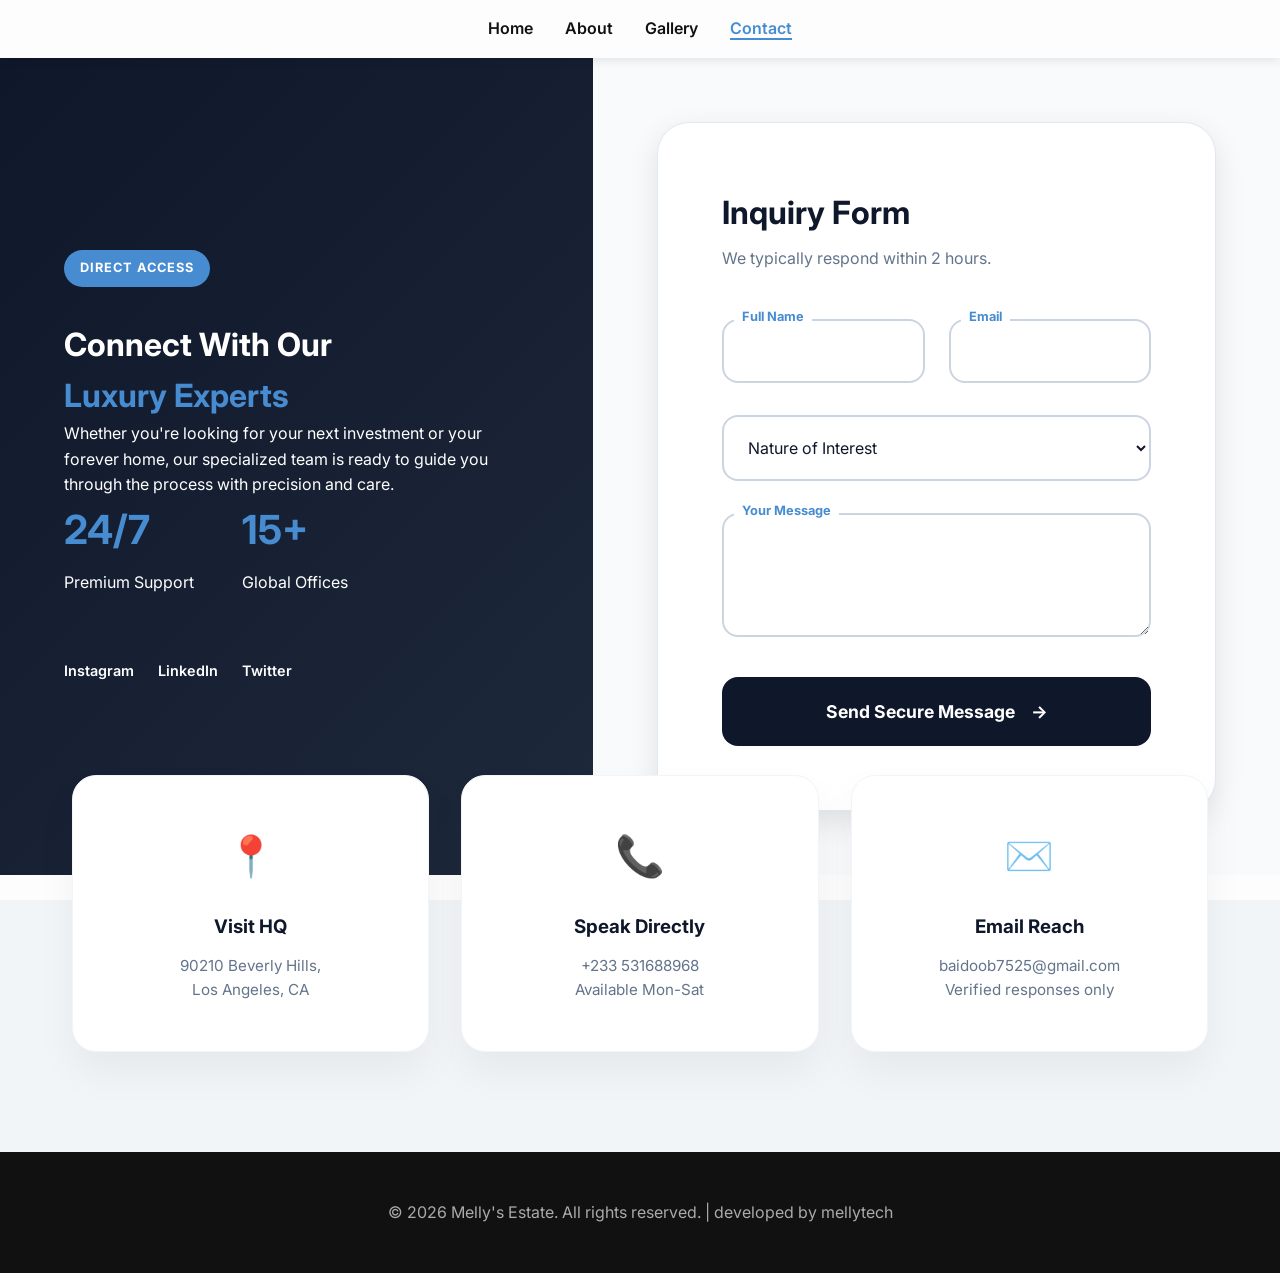
<file: contact.html>
<!DOCTYPE html>
<html lang="en">

<head>
    <meta charset="UTF-8" />
    <meta name="viewport" content="width=device-width, initial-scale=1.0" />
    <title>Contact Us – Melly's Estate</title>
    <link rel="preconnect" href="https://fonts.googleapis.com">
    <link rel="preconnect" href="https://fonts.gstatic.com" crossorigin>
    <link href="https://fonts.googleapis.com/css2?family=Inter:wght@400;600;700&display=swap" rel="stylesheet">
    <link rel="stylesheet" href="style.css" />
</head>

<body class="contact-page">
    <nav class="navbar">
        <ul>
            <li><a href="index.html">Home</a></li>
            <li><a href="about.html">About</a></li>
            <li><a href="gallery.html">Gallery</a></li>
            <li><a href="contact.html">Contact</a></li>
        </ul>
    </nav>

    <main class="contact-v2">
        <div class="contact-hero-split">
            <!-- Left Side: Content & Branding -->
            <div class="contact-side-info">
                <div class="content-box">
                    <span class="badge">Direct Access</span>
                    <h1>Connect With Our <br><span class="highlight">Luxury Experts</span></h1>
                    <p>Whether you're looking for your next investment or your forever home, our specialized team is
                        ready to guide you through the process with precision and care.</p>

                    <div class="contact-stats">
                        <div class="stat">
                            <h3>24/7</h3>
                            <p>Premium Support</p>
                        </div>
                        <div class="stat">
                            <h3>15+</h3>
                            <p>Global Offices</p>
                        </div>
                    </div>

                    <div class="social-links">
                        <a href="#" class="social-btn">Instagram</a>
                        <a href="#" class="social-btn">LinkedIn</a>
                        <a href="#" class="social-btn">Twitter</a>
                    </div>
                </div>
            </div>

            <!-- Right Side: The Form (Floating Glass) -->
            <div class="contact-side-form">
                <div class="glass-form-container">
                    <div class="form-header">
                        <h2>Inquiry Form</h2>
                        <p>We typically respond within 2 hours.</p>
                    </div>
                    <form id="contactForm">
                        <div class="input-row">
                            <div class="form-group floating">
                                <input type="text" id="name" required>
                                <label for="name">Full Name</label>
                            </div>
                            <div class="form-group floating">
                                <input type="email" id="email" required>
                                <label for="email">Email</label>
                            </div>
                        </div>
                        <div class="form-group floating">
                            <select id="subject">
                                <option value="" disabled selected>Nature of Interest</option>
                                <option value="buy">Acquisition (Buying)</option>
                                <option value="sell">Divestment (Selling)</option>
                                <option value="view">Private Viewing</option>
                                <option value="other">General Inquiry</option>
                            </select>
                        </div>
                        <div class="form-group floating">
                            <textarea id="message" rows="4" required></textarea>
                            <label for="message">Your Message</label>
                        </div>
                        <button type="submit" class="premium-submit">
                            <span>Send Secure Message</span>
                            <div class="arrow">→</div>
                        </button>
                    </form>
                </div>
            </div>
        </div>

        <!-- Quick Contact Tiles -->
        <section class="info-tiles">
            <div class="tile">
                <div class="tile-icon">📍</div>
                <h3>Visit HQ</h3>
                <p>90210 Beverly Hills,<br>Los Angeles, CA</p>
            </div>
            <div class="tile">
                <div class="tile-icon">📞</div>
                <h3>Speak Directly</h3>
                <p>+233 531688968<br>Available Mon-Sat</p>
            </div>
            <div class="tile">
                <div class="tile-icon">✉️</div>
                <h3>Email Reach</h3>
                <p>baidoob7525@gmail.com<br>Verified responses only</p>
            </div>
        </section>
    </main>

    <footer>
        <p>&copy; 2026 Melly's Estate. All rights reserved. | developed by mellytech</p>
    </footer>

    <script src="script.js"></script>
    <script>
        document.getElementById('contactForm')?.addEventListener('submit', (e) => {
            e.preventDefault();
            const btn = e.target.querySelector('button');
            btn.innerHTML = 'Sending...';
            setTimeout(() => {
                alert('Success! Your inquiry has been prioritized. A luxury expert will reach out shortly.');
                btn.innerHTML = '<span>Send Secure Message</span><div class="arrow">→</div>';
                e.target.reset();
            }, 1000);
        });
    </script>
</body>

</html>
</file>
<file: style.css>
/*
  Premium Real Estate Front‑End Styles
  Author: Antigravity
  Date: 2026‑03‑10
*/

/* ==== Design Tokens ==== */
:root {
  --font-primary: 'Inter', sans-serif;
  --color-primary: hsl(210, 60%, 55%); /* vibrant blue */
  --color-primary-dark: hsl(210, 60%, 45%);
  --color-bg: hsl(210, 30%, 96%);
  --color-bg-dark: hsl(210, 30%, 10%);
  --color-glass: rgba(255, 255, 255, 0.15);
  --color-glass-dark: rgba(0, 0, 0, 0.25);
  --shadow-glass: 0 8px 32px 0 var(--color-glass);
  --radius: 12px;
  --transition: 0.3s ease;
}

/* ==== Global Reset ==== */
* {
  margin: 0;
  padding: 0;
  box-sizing: border-box;
  font-family: var(--font-primary);
}

html, body {
  height: 100%;
  background: var(--color-bg);
  color: #222;
  line-height: 1.6;
}

/* ==== Navigation Bar ==== */
.navbar {
  position: sticky;
  top: 0;
  background: var(--color-glass);
  padding: 1rem 2rem;
  display: flex;
  justify-content: center;
  z-index: 1000;
  box-shadow: 0 2px 10px rgba(0,0,0,0.1);
}
.navbar ul {
  list-style: none;
  display: flex;
  gap: 2rem;
}
.navbar a {
  text-decoration: none;
  color: #111;
  font-weight: 600;
  transition: var(--transition);
}
.navbar a:hover,
.navbar a.active {
  color: var(--color-primary);
  border-bottom: 2px solid var(--color-primary);
}

/* ==== Hero Section ==== */
.hero {
  position: relative;
  min-height: 80vh;
  background: linear-gradient(rgba(0,0,0,0.3), rgba(0,0,0,0.3)), 
              url('https://images.unsplash.com/photo-1512917774080-9991f1c4c750?auto=format&fit=crop&w=1920&q=80') center/cover no-repeat;
  display: flex;
  align-items: center;
  justify-content: center;
}
.hero-overlay {
  position: relative;
  text-align: center;
  padding: 3rem 2rem;
  max-width: 800px;
  background: rgba(255, 255, 255, 0.1);
  backdrop-filter: blur(15px);
  border-radius: var(--radius);
  box-shadow: var(--shadow-glass);
  color: #fff;
  border: 1px solid rgba(255,255,255,0.2);
}
.hero-overlay h1 {
  font-size: clamp(2.5rem, 6vw, 4rem);
  margin-bottom: 1rem;
  font-weight: 700;
}
.hero-overlay p {
  font-size: clamp(1.1rem, 2.5vw, 1.4rem);
  margin-bottom: 2rem;
  opacity: 0.9;
}
.search-bar {
  display: flex;
  gap: 0.75rem;
  justify-content: center;
}
.search-bar input {
  flex: 1;
  padding: 1rem 1.5rem;
  border: none;
  border-radius: var(--radius);
  font-size: 1.1rem;
  background: rgba(255,255,255,0.9);
  box-shadow: 0 4px 15px rgba(0,0,0,0.1);
}
.search-bar button {
  padding: 1rem 2rem;
  background: var(--color-primary);
  color: #fff;
  border: none;
  border-radius: var(--radius);
  cursor: pointer;
  font-weight: 700;
  font-size: 1.1rem;
  transition: var(--transition);
}
.search-bar button:hover {
  background: var(--color-primary-dark);
  transform: translateY(-2px);
}

/* ==== Main Layout (Split View) ==== */
.main-content {
  display: flex;
  max-width: 100%;
  margin: 0 auto;
  gap: 0;
  min-height: calc(100vh - 80px); /* Adjust for navbar */
}

/* Listings Left Side */
.listings-wrapper {
  flex: 1.2; /* Takes more space */
  padding: 2rem;
}

.listings {
  display: grid;
  grid-template-columns: repeat(auto-fill, minmax(280px, 1fr));
  gap: 1.5rem;
  max-width: 100%; /* Reset max-width to allow flex growth */
}

/* Map Right Side (Sticky) */
.map-container {
  flex: 0.8;
  position: sticky;
  top: 80px; /* Navbar height */
  height: calc(100vh - 80px); /* Full viewport height minus navbar */
  padding: 0; /* Remove padding for edge-to-edge feel */
}

#map {
  height: 100%;
  width: 100%;
  border-radius: 0; /* Corner-to-corner on the right */
  box-shadow: none;
  border-left: 2px solid rgba(0, 0, 0, 0.1);
  z-index: 10;
}

/* Redefine Card logic for smaller columns */
.card {
  background: #fff;
  border-radius: var(--radius);
  overflow: hidden;
  box-shadow: 0 4px 15px rgba(0,0,0,0.05);
  transition: var(--transition);
  display: flex;
  flex-direction: column;
  height: 100%;
}
.card:hover {
  transform: translateY(-5px);
  box-shadow: 0 10px 25px rgba(0,0,0,0.1);
}
.card img {
  width: 100%;
  height: 180px;
  object-fit: cover;
  cursor: zoom-in;
  transition: 0.5s ease;
}
.card:hover img {
  transform: scale(1.05);
}
.card .info {
  padding: 1.25rem;
  flex-grow: 1;
}
.card .info h3 {
  margin-bottom: 0.5rem;
  font-size: 1.2rem;
  color: #111;
}
.card .info p {
  margin-bottom: 0.75rem;
  color: #555;
  font-size: 0.9rem;
}
.card .info .price {
  font-weight: 800;
  color: var(--color-primary);
  font-size: 1.2rem;
}

/* ==== Footer ==== */
footer {
  text-align: center;
  padding: 3rem 2rem;
  background: #111;
  color: #aaa;
  width: 100%;
}

/* Responsive Overrides */
@media (max-width: 1024px) {
  .main-content {
    flex-direction: column;
    height: auto;
  }
  .map-container {
    height: 400px; /* Distinct height on mobile */
    width: 100%;
    position: relative;
    top: 0;
    order: -1; /* Move map to top */
    flex: none;
    border-bottom: 2px solid var(--color-primary);
  }
  .listings-wrapper {
    flex: none;
    padding: 1.5rem;
  }
}


/* ==== Modal for Image Viewing ==== */
.modal {
  display: none;
  position: fixed;
  z-index: 2000;
  left: 0;
  top: 0;
  width: 100%;
  height: 100%;
  background-color: rgba(0, 0, 0, 0.95);
}
.modal-content-container {
  display: flex;
  justify-content: center;
  align-items: center;
  height: 100%;
  padding: 20px;
}
.modal-content {
  max-width: 95%;
  max-height: 90%;
  border-radius: var(--radius);
  animation: zoom 0.4s cubic-bezier(0.165, 0.84, 0.44, 1);
}
@keyframes zoom {
  from {transform: scale(0.7); opacity: 0;}
  to {transform: scale(1); opacity: 1;}
}
.close {
  position: absolute;
  top: 2rem;
  right: 2rem;
  color: #fff;
  font-size: 3rem;
  cursor: pointer;
  z-index: 2100;
}

/* ==== Dark Mode ==== */
@media (prefers-color-scheme: dark) {
  :root {
    --color-bg: #0f172a;
    --color-glass: rgba(0, 0, 0, 0.3);
  }
  body { background: var(--color-bg); color: #f8fafc; }
  .card { background: #1e293b; color: #f8fafc; }
  .card .info h3 { color: #f8fafc; }
  .card .info p { color: #94a3b8; }
  .navbar a { color: #f8fafc; }
}

/* ==== Redesigned About Page ==== */
.about-page {
  background: #fff;
}

.about-hero {
  display: flex;
  align-items: center;
  min-height: 80vh;
  gap: 4rem;
  padding: 6rem 10% 4rem;
  background: #f8fafc;
}

.about-hero-content {
  flex: 1;
}

.eyebrow {
  display: block;
  font-weight: 700;
  text-transform: uppercase;
  color: var(--color-primary);
  letter-spacing: 2px;
  margin-bottom: 1rem;
}

.about-hero-content h1 {
  font-size: clamp(2.5rem, 5vw, 4.5rem);
  line-height: 1.1;
  margin-bottom: 2rem;
  color: #0f172a;
}

.accent {
  color: var(--color-primary);
}

.about-hero-content p {
  font-size: 1.25rem;
  line-height: 1.8;
  color: #64748b;
}

.about-hero-image {
  flex: 1;
  position: relative;
}

.about-hero-image img {
  width: 100%;
  border-radius: 2rem;
  box-shadow: 0 30px 60px rgba(0,0,0,0.15);
  transform: rotate(2deg);
  transition: 0.5s ease;
}

.about-hero-image:hover img {
  transform: rotate(0deg) scale(1.02);
}

/* Achievements */
.achievements {
  display: grid;
  grid-template-columns: repeat(4, 1fr);
  gap: 2rem;
  padding: 4rem 10%;
  background: #0f172a;
  color: #fff;
  text-align: center;
}

.achievement-item h2 {
  font-size: 3.5rem;
  color: var(--color-primary);
  margin-bottom: 0.5rem;
}

.achievement-item p {
  font-size: 0.9rem;
  text-transform: uppercase;
  letter-spacing: 1px;
  opacity: 0.7;
}

/* Vision Section */
.vision-section {
  padding: 8rem 10%;
  background: #0f172a; /* Deep Black/Navy */
  color: #fff;
}

.vision-container {
  max-width: 1000px;
  margin: 0 auto;
}

.vision-text h2 {
  font-size: 3rem;
  text-align: center;
  margin-bottom: 4rem;
  color: #fff;
}

.values-list {
  display: grid;
  grid-template-columns: repeat(3, 1fr);
  gap: 2rem;
  margin-top: 4rem;
}

.value-card {
  padding: 3rem 2rem;
  background: rgba(255, 255, 255, 0.05);
  border-radius: 2rem;
  text-align: center;
  transition: 0.3s ease;
  border: 1px solid rgba(255, 255, 255, 0.1);
}

.value-card:hover {
  transform: translateY(-10px);
  background: rgba(255, 255, 255, 0.1);
  box-shadow: 0 20px 40px rgba(0,0,0,0.2);
}

.v-icon {
  font-size: 3rem;
  margin-bottom: 1.5rem;
}

.value-card h4 {
  font-size: 1.5rem;
  margin-bottom: 1rem;
  color: #fff;
}

.value-card p {
  color: #94a3b8;
  font-size: 0.95rem;
}


/* Team Section */
.team-section {
  padding: 6rem 10%;
  background: #f8fafc;
}

.section-title {
  text-align: center;
  margin-bottom: 5rem;
}

.small-title {
  color: var(--color-primary);
  font-weight: 700;
  text-transform: uppercase;
  letter-spacing: 2px;
}

.section-title h2 {
  font-size: 3rem;
  margin-top: 1rem;
}

.team-grid {
  display: grid;
  grid-template-columns: repeat(3, 1fr);
  gap: 4rem;
}

.team-member {
  text-align: center;
}

.member-img {
  width: 100%;
  aspect-ratio: 1;
  border-radius: 2rem;
  overflow: hidden;
  margin-bottom: 1.5rem;
  box-shadow: 0 15px 30px rgba(0,0,0,0.1);
}

.member-img img {
  width: 100%;
  height: 100%;
  object-fit: cover;
  transition: 0.5s ease;
}

.team-member:hover .member-img img {
  transform: scale(1.1);
}

.team-member h3 {
  font-size: 1.5rem;
  margin-bottom: 0.5rem;
}

.team-member p {
  color: var(--color-primary);
  font-weight: 600;
}

/* About CTA */
.about-cta {
  padding: 8rem 10%;
  text-align: center;
}

.cta-box {
  background: linear-gradient(135deg, #0f172a 0%, #1e293b 100%);
  padding: 6rem 4rem;
  border-radius: 3rem;
  color: #fff;
}

.cta-box h2 {
  font-size: 3.5rem;
  margin-bottom: 1.5rem;
}

.cta-box p {
  font-size: 1.25rem;
  margin-bottom: 3rem;
  opacity: 0.8;
}

.primary-btn {
  display: inline-block;
  padding: 1.5rem 3.5rem;
  background: var(--color-primary);
  color: #fff;
  text-decoration: none;
  font-weight: 700;
  border-radius: 1rem;
  transition: 0.3s ease;
}

.primary-btn:hover {
  transform: scale(1.05);
  box-shadow: 0 10px 30px rgba(56, 189, 248, 0.4);
}

/* ==== Redesigned Contact Page (v2) ==== */
.contact-page {
  background: #fdfdfd;
}

.contact-v2 {
  min-height: 100vh;
  margin-top: -80px; /* Offset navbar for full screen feel */
  padding-top: 80px;
}

.contact-hero-split {
  display: flex;
  min-height: 90vh;
  width: 100%;
}

.contact-side-info {
  flex: 1;
  background: linear-gradient(135deg, #0f172a 0%, #1e293b 100%);
  display: flex;
  align-items: center;
  justify-content: center;
  padding: 4rem;
  color: #fff;
  position: relative;
  overflow: hidden;
}

/* Background Ornament */
.contact-side-info::after {
  content: '';
  position: absolute;
  width: 200%;
  height: 200%;
  background: url('https://images.unsplash.com/photo-1512914890251-2f96a7b0abe2?auto=format&fit=crop&w=1200&q=80') center/cover;
  opacity: 0.1;
  top: -50%;
  left: -50%;
  animation: slowScroll 60s linear infinite;
}

@keyframes slowScroll {
  from {transform: rotate(0deg);}
  to {transform: rotate(5deg);}
}

.badge {
  display: inline-block;
  padding: 0.5rem 1rem;
  background: var(--color-primary);
  border-radius: 50px;
  font-size: 0.8rem;
  font-weight: 700;
  text-transform: uppercase;
  letter-spacing: 1px;
  margin-bottom: 2rem;
}

.highlight {
  color: var(--color-primary);
}

.contact-stats {
  display: flex;
  gap: 3rem;
  margin-bottom: 4rem;
}

.stat h3 {
  font-size: 2.5rem;
  color: var(--color-primary);
  margin-bottom: 0.5rem;
}

.social-links {
  display: flex;
  gap: 1.5rem;
}

.social-btn {
  color: #fff;
  text-decoration: none;
  font-weight: 600;
  font-size: 0.9rem;
  position: relative;
}

.social-btn::after {
  content: '';
  position: absolute;
  width: 0;
  height: 2px;
  background: var(--color-primary);
  bottom: -5px;
  left: 0;
  transition: 0.3s ease;
}

.social-btn:hover::after {
  width: 100%;
}

/* Form Side */
.contact-side-form {
  flex: 1.2;
  background: #f8fafc;
  display: flex;
  align-items: center;
  justify-content: center;
  padding: 4rem;
}

.glass-form-container {
  background: #ffffff;
  padding: 4rem;
  border-radius: 2rem;
  box-shadow: 0 10px 30px rgba(0, 0, 0, 0.1);
  width: 100%;
  max-width: 600px;
  border: 1px solid #e2e8f0;
}

.form-header h2 {
  font-size: 2rem;
  margin-bottom: 0.5rem;
  color: #0f172a;
}

.form-header p {
  color: #64748b;
  margin-bottom: 3rem;
}

.input-row {
  display: grid;
  grid-template-columns: 1fr 1fr;
  gap: 1.5rem;
}

.form-group.floating {
  margin-bottom: 2rem;
  position: relative;
}

.form-group.floating input, 
.form-group.floating select, 
.form-group.floating textarea {
  width: 100%;
  padding: 1.25rem;
  background: #ffffff;
  border: 2px solid #cbd5e1;
  border-radius: 1rem;
  font-size: 1rem;
  transition: all 0.3s ease;
  color: #0f172a;
}

.form-group.floating label {
  position: absolute;
  left: 1.25rem;
  top: 1.25rem;
  color: #64748b;
  pointer-events: none;
  transition: all 0.3s ease;
}

.form-group.floating input:focus, 
.form-group.floating textarea:focus {
  outline: none;
  border-color: var(--color-primary);
  background: #fff;
  box-shadow: none;
}

.form-group.floating input:focus + label,
.form-group.floating input:not(:placeholder-shown) + label,
.form-group.floating textarea:focus + label,
.form-group.floating textarea:not(:placeholder-shown) + label {
  top: -0.75rem;
  left: 0.75rem;
  background: #fff;
  padding: 0 0.5rem;
  font-size: 0.8rem;
  color: var(--color-primary);
  font-weight: 700;
}

.premium-submit {
  width: 100%;
  padding: 1.5rem;
  background: #0f172a;
  color: #fff;
  border: none;
  border-radius: 1rem;
  font-size: 1.1rem;
  font-weight: 700;
  cursor: pointer;
  display: flex;
  align-items: center;
  justify-content: center;
  gap: 1rem;
  transition: all 0.4s cubic-bezier(0.165, 0.84, 0.44, 1);
}

.premium-submit:hover {
  background: var(--color-primary);
  transform: translateY(-5px);
  box-shadow: 0 15px 30px rgba(56, 189, 248, 0.3);
}

.premium-submit .arrow {
  transition: transform 0.3s ease;
}

.premium-submit:hover .arrow {
  transform: translateX(5px);
}

/* Info Tiles Section */
.info-tiles {
  display: grid;
  grid-template-columns: repeat(3, 1fr);
  gap: 2rem;
  max-width: 1200px;
  margin: -100px auto 100px;
  padding: 0 2rem;
  position: relative;
  z-index: 10;
}

.tile {
  background: #fff;
  padding: 3rem 2rem;
  border-radius: 1.5rem;
  text-align: center;
  box-shadow: 0 20px 40px rgba(0,0,0,0.05);
  border: 1px solid #f1f5f9;
  transition: transform 0.3s ease;
}

.tile:hover {
  transform: scale(1.03);
}

.tile-icon {
  font-size: 2.5rem;
  margin-bottom: 1.5rem;
}

.tile h3 {
  margin-bottom: 0.75rem;
  color: #0f172a;
}

.tile p {
  color: #64748b;
  font-size: 0.95rem;
  line-height: 1.6;
}

@media (max-width: 1024px) {
  .about-hero { flex-direction: column; text-align: center; padding: 6rem 5%; gap: 3rem; }
  .about-hero-image img { transform: rotate(0); border-radius: 2rem; }
  .values-list, .team-grid { grid-template-columns: 1fr; gap: 2rem; }
  .achievements { grid-template-columns: 1fr 1fr; padding: 4rem 5%; }
  
  /* Home Page Split View */
  .main-content {
    flex-direction: column;
    height: auto;
  }
  .map-container {
    height: 400px;
    width: 100%;
    position: relative;
    top: 0;
    order: -1;
    flex: none;
    border-bottom: 2px solid var(--color-primary);
  }
  .listings-wrapper {
    flex: none;
    padding: 1.5rem;
  }

  /* Contact Page Split View */
  .contact-hero-split {
    flex-direction: column;
  }
  .contact-side-info, .contact-side-form {
    flex: none;
    width: 100%;
    padding: 4rem 5%;
  }
  .contact-v2 {
    margin-top: 0;
    padding-top: 2rem;
  }
  .info-tiles {
    grid-template-columns: 1fr;
    margin: 2rem auto;
  }
  .input-row {
    grid-template-columns: 1fr;
  }
}

/* Tablet and Smaller */
@media (max-width: 768px) {
  .hero-overlay { padding: 2.5rem 1.5rem; max-width: 90%; }
  .hero-overlay h1 { font-size: 2.5rem; }
  .hero-overlay p { font-size: 1.1rem; }
  .search-bar { flex-direction: column; width: 100%; }
  .search-bar input, .search-bar button { width: 100%; }

  .about-hero-content h1 { font-size: 3rem; }
  .about-hero-content p { font-size: 1.1rem; }
  
  .achievement-item h2 { font-size: 2.8rem; }
  .vision-text h2, .section-title h2 { font-size: 2.5rem; }
  .vision-section, .team-section, .about-cta { padding: 5rem 5%; }
  
  .cta-box { padding: 4rem 2rem; border-radius: 2rem; }
  .cta-box h2 { font-size: 2.5rem; }
  
  .navbar { padding: 1rem; }
  .navbar ul { gap: 1.5rem; }

  .contact-stats { gap: 1.5rem; justify-content: center; }
  .contact-side-info { text-align: center; }
  .social-links { justify-content: center; }
  .glass-form-container { padding: 2.5rem 1.5rem; border-radius: 1.5rem; }
}

/* Mobile Devices */
@media (max-width: 480px) {
  .about-hero-content h1 { font-size: 2.2rem; }
  .achievements { grid-template-columns: 1fr; gap: 3rem; }
  .achievement-item h2 { font-size: 2.5rem; }
  
  .navbar ul { gap: 1rem; }
  .navbar a { font-size: 0.9rem; }
  
  .value-card { padding: 2rem 1.5rem; }
  .cta-box h2 { font-size: 2rem; }
  .cta-box p { font-size: 1.1rem; }
  .primary-btn { 
    display: block; 
    padding: 1.25rem 2rem; 
    width: 100%; 
    max-width: 300px;
    margin: 0 auto;
    text-align: center; 
  }
  
  .modal-content-container { padding: 10px; }
  .close { top: 1rem; right: 1rem; font-size: 2.5rem; }

  .hero { min-height: 60vh; }
}
</file>
